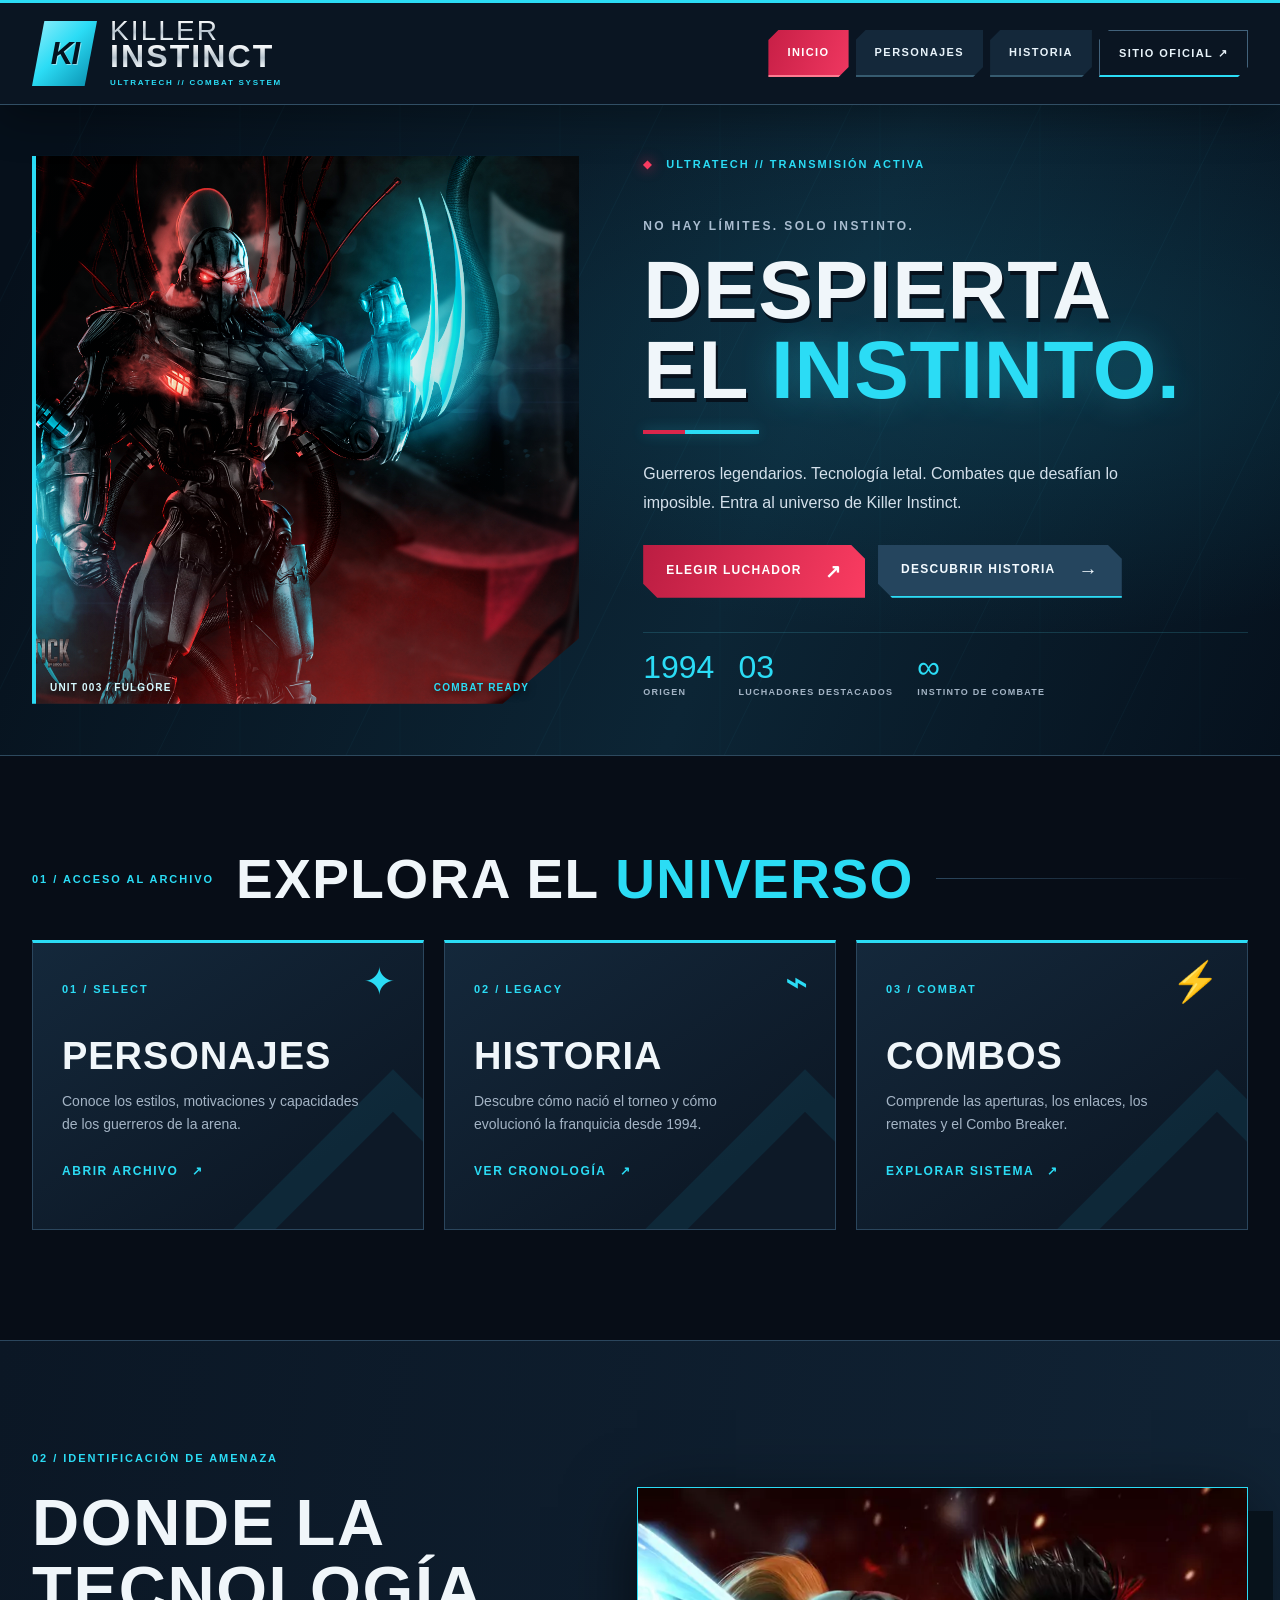
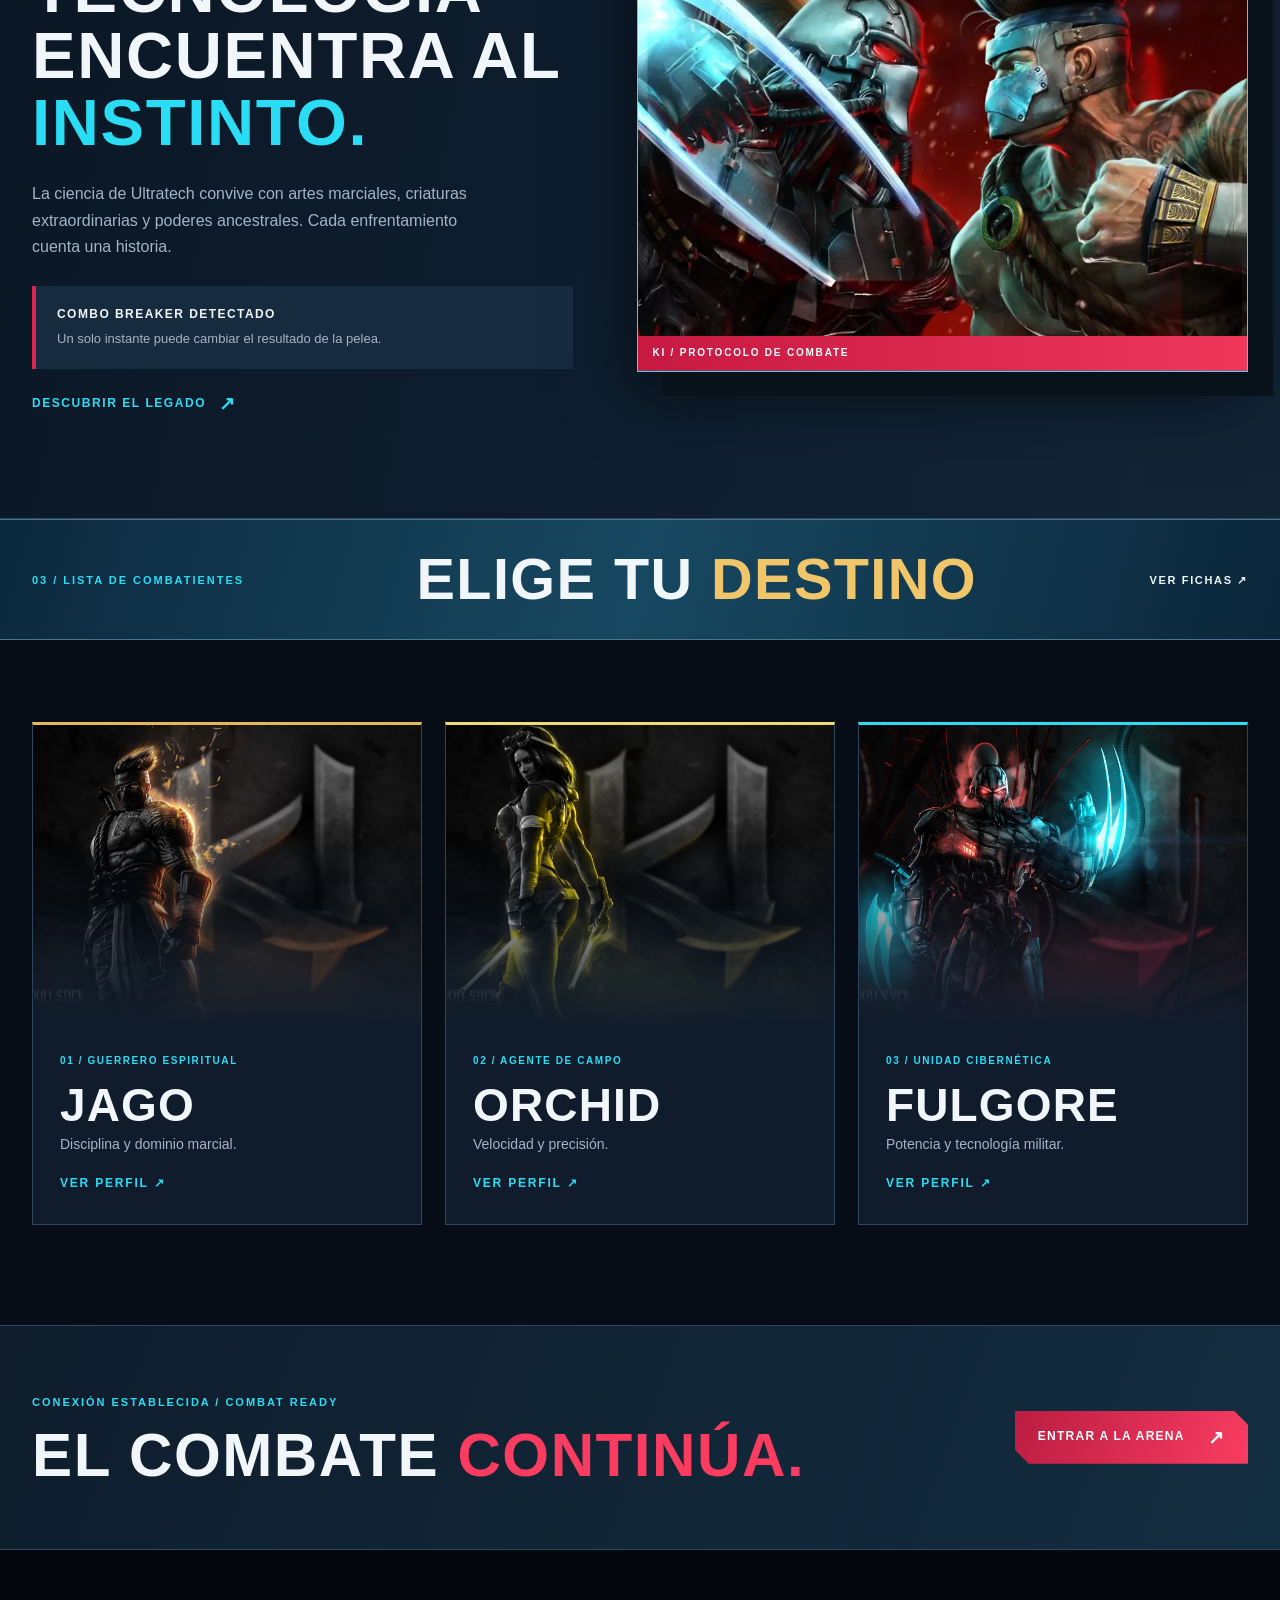
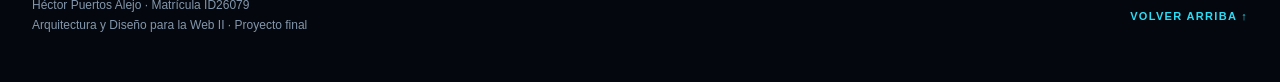
<file: index.html>
<!DOCTYPE html>

<html lang="es">
<head>

    <meta charset="UTF-8">

    <meta name="viewport" content="width=device-width, initial-scale=1.0">

    <meta name="description" content="Killer Instinct: personajes, historia y mecánicas de combate. Proyecto HTML5 y CSS3.">

    <title>Killer Instinct | Inicio</title>
    <link rel="icon" type="image/png" href="img/icono.png">

    <link rel="stylesheet" href="css/estilos.css">
</head>

<body class="pagina-inicio">
    <!-- Dejo la música de esta página sonando de fondo, sin mostrar controles. -->
    <!-- Algunos navegadores no permiten que empiece sola hasta que el visitante interactúe. -->
    <audio autoplay loop preload="auto">
        <source src="audio/MainTheme.mp3" type="audio/mpeg">
    </audio>

    <!-- Uso el mismo encabezado en las tres páginas para que no cambie el menú al navegar. -->
    <header id="encabezado">
        <div class="contenedor cabecera-contenido">
            <!-- El símbolo KI y el nombre llevan al inicio; su acabado metálico lo manejo desde CSS. -->
            <a href="index.html" class="marca" aria-label="Ir al inicio de Killer Instinct">
                <span class="marca-simbolo" aria-hidden="true">KI</span>
                <span class="marca-nombre">
                    <span>KILLER</span>
                    <strong>INSTINCT</strong>
                    <small>ULTRATECH // COMBAT SYSTEM</small>
                </span>
            </a>

            <!-- El enlace activo cambia según la página. El sitio oficial se abre aparte para no perder este sitio. -->
            <nav id="menu" aria-label="Menú principal">
                <a href="index.html" class="activo" aria-current="page">INICIO</a>
                <a href="personajes.html">PERSONAJES</a>
                <a href="historia.html">HISTORIA</a>
                <a href="https://www.ultra-combo.com/" target="_blank" rel="noopener noreferrer">SITIO OFICIAL ↗</a>
            </nav>
        </div>
    </header>

    <main>
        <!-- Para abrir con fuerza, dejo a Fulgore junto al título principal. -->
        <section id="portada" class="hero" aria-labelledby="titulo-principal">
            <!-- Esta capa me permite poner una textura y algunas luces sin añadir más imágenes. -->
            <div class="hero-trama" aria-hidden="true"></div>
            <div class="contenedor hero-grid">
                <div class="hero-visual">
                    <!-- Enlazo la imagen con su perfil, así también puedo entrar a Personajes desde la portada. -->
                    <a href="personajes.html#fulgore" class="hero-fotografia"
                       aria-label="Conocer a Fulgore en la página de personajes">
                        <img src="img/fulgore.jpg"
                             alt="Fulgore, androide de Killer Instinct iluminado en cian y rojo">
                    </a>

                    <div class="hero-placa" aria-hidden="true">
                        <span>UNIT 003 / FULGORE</span>
                        <span>COMBAT READY</span>
                    </div>
                </div>

                <div class="hero-contenido">
                    <p class="indicador"><span aria-hidden="true">◆</span> ULTRATECH // TRANSMISIÓN ACTIVA</p>
                    <span class="sobrelinea">NO HAY LÍMITES. SOLO INSTINTO.</span>
                    <h1 id="titulo-principal">DESPIERTA<br>EL <em>INSTINTO.</em></h1>
                    <span class="corte-luz" aria-hidden="true"></span>
                    <p class="hero-descripcion">Guerreros legendarios. Tecnología letal. Combates que desafían lo imposible. Entra al universo de Killer Instinct.</p>

                    <!-- Los dos botones llevan a las secciones que quiero mostrar primero. -->
                    <div class="grupo-botones">
                        <a class="boton boton-primario" href="personajes.html">ELEGIR LUCHADOR <span aria-hidden="true">↗</span></a>
                        <a class="boton boton-secundario" href="historia.html">DESCUBRIR HISTORIA <span aria-hidden="true">→</span></a>
                    </div>
                    <div class="hero-datos" aria-label="Datos de referencia">
                        <div><strong>1994</strong><span>ORIGEN</span></div>
                        <div><strong>03</strong><span>LUCHADORES DESTACADOS</span></div>
                        <div><strong>∞</strong><span>INSTINTO DE COMBATE</span></div>
                    </div>
                </div>
            </div>
        </section>

        <!-- Aquí van los accesos rápidos a Personajes, Historia y Combos. -->
        <section id="secciones" class="seccion-catalogo contenedor" aria-labelledby="titulo-universo">
            <div class="titulo-seccion">
                <span class="codigo-seccion">01 / ACCESO AL ARCHIVO</span>
                <h2 id="titulo-universo">EXPLORA EL <em>UNIVERSO</em></h2>
                <span class="linea-seccion" aria-hidden="true"></span>
            </div>
            <div class="tarjetas-grid">
                <article class="tarjeta">
                    <span class="tarjeta-numero">01 / SELECT</span>
                    <span class="tarjeta-icono" aria-hidden="true">✦</span>
                    <h3>PERSONAJES</h3>
                    <p>Conoce los estilos, motivaciones y capacidades de los guerreros de la arena.</p>
                    <a href="personajes.html">ABRIR ARCHIVO <span aria-hidden="true">↗</span></a>
                </article>
                <article class="tarjeta">
                    <span class="tarjeta-numero">02 / LEGACY</span>
                    <span class="tarjeta-icono" aria-hidden="true">⌁</span>
                    <h3>HISTORIA</h3>
                    <p>Descubre cómo nació el torneo y cómo evolucionó la franquicia desde 1994.</p>
                    <a href="historia.html">VER CRONOLOGÍA <span aria-hidden="true">↗</span></a>
                </article>
                <article class="tarjeta">
                    <span class="tarjeta-numero">03 / COMBAT</span>
                    <span class="tarjeta-icono" aria-hidden="true">⚡</span>
                    <h3>COMBOS</h3>
                    <p>Comprende las aperturas, los enlaces, los remates y el Combo Breaker.</p>
                    <a href="historia.html#combos">EXPLORAR SISTEMA <span aria-hidden="true">↗</span></a>
                </article>
            </div>
        </section>

        <!-- En esta sección mezclo el texto con la imagen del enfrentamiento. -->
        <section id="presentacion" class="editorial" aria-labelledby="titulo-legado">
            <div class="contenedor editorial-grid">
                <div class="editorial-texto">
                    <span class="codigo-seccion">02 / IDENTIFICACIÓN DE AMENAZA</span>
                    <h2 id="titulo-legado">DONDE LA<br>TECNOLOGÍA<br>ENCUENTRA AL<br><em>INSTINTO.</em></h2>
                    <p>La ciencia de Ultratech convive con artes marciales, criaturas extraordinarias y poderes ancestrales. Cada enfrentamiento cuenta una historia.</p>
                    <div class="aviso-combate">
                        <strong>COMBO BREAKER DETECTADO</strong>
                        <span>Un solo instante puede cambiar el resultado de la pelea.</span>
                    </div>
                    <a href="historia.html" class="enlace-acento">DESCUBRIR EL LEGADO <span aria-hidden="true">↗</span></a>
                </div>
                <div class="editorial-media">

                    <a href="historia.html" aria-label="Ver la historia de Killer Instinct">
                        <img src="img/presentacion.webp"
                             alt="Fulgore y Jago enfrentados en una escena de combate">
                    </a>
                    <span class="media-folio" aria-hidden="true">KI / PROTOCOLO DE COMBATE</span>
                </div>
            </div>
        </section>

        <!-- Esta franja separa el contenido general de los luchadores. -->
        <div id="titulo-luchadores" class="franja-luchadores">
            <div class="contenedor franja-contenido">
                <span class="codigo-seccion">03 / LISTA DE COMBATIENTES</span>
                <h2>ELIGE TU <em>DESTINO</em></h2>
                <a href="personajes.html">VER FICHAS ↗</a>
            </div>
        </div>

        <!-- Las tres fotografías funcionan también como enlaces a las fichas individuales. -->
        <section id="luchadores-inicio" class="luchadores-seccion contenedor" aria-label="Personajes destacados">
            <div class="luchadores-grid">
                <article class="luchador luchador-jago">
                    <a class="luchador-foto" href="personajes.html#jago" aria-label="Abrir ficha de Jago">
                        <img src="img/jago.jpg" alt="Jago rodeado de energía cálida">
                    </a>
                    <div class="luchador-informacion">
                        <span>01 / GUERRERO ESPIRITUAL</span>
                        <h3>JAGO</h3>
                        <p>Disciplina y dominio marcial.</p>
                        <a href="personajes.html#jago">VER PERFIL ↗</a>
                    </div>
                </article>
                <article class="luchador luchador-orchid">
                    <a class="luchador-foto" href="personajes.html#orchid" aria-label="Abrir ficha de Orchid">
                        <img src="img/orchid.jpg" alt="Orchid con energía amarilla y armas luminosas">
                    </a>
                    <div class="luchador-informacion">
                        <span>02 / AGENTE DE CAMPO</span>
                        <h3>ORCHID</h3>
                        <p>Velocidad y precisión.</p>
                        <a href="personajes.html#orchid">VER PERFIL ↗</a>
                    </div>
                </article>
                <article class="luchador luchador-fulgore">
                    <a class="luchador-foto" href="personajes.html#fulgore" aria-label="Abrir ficha de Fulgore">
                        <img src="img/fulgore.jpg" alt="Fulgore equipado con hojas de energía cian">
                    </a>
                    <div class="luchador-informacion">
                        <span>03 / UNIDAD CIBERNÉTICA</span>
                        <h3>FULGORE</h3>
                        <p>Potencia y tecnología militar.</p>
                        <a href="personajes.html#fulgore">VER PERFIL ↗</a>
                    </div>
                </article>
            </div>
        </section>

        <section class="llamado-final">
            <div class="contenedor llamado-contenido">
                <div>
                    <span class="codigo-seccion">CONEXIÓN ESTABLECIDA / COMBAT READY</span>
                    <h2>EL COMBATE <em>CONTINÚA.</em></h2>
                </div>
                <a class="boton boton-primario" href="personajes.html">ENTRAR A LA ARENA <span aria-hidden="true">↗</span></a>
            </div>
        </section>
    </main>

    <footer id="pie">
        <div class="contenedor pie-contenido">
            <div class="pie-academico">
                <p>Héctor Puertos Alejo · Matrícula ID26079</p>
                <p>Arquitectura y Diseño para la Web II · Proyecto final</p>
            </div>
            <a href="#encabezado" class="volver-arriba">VOLVER ARRIBA ↑</a>
        </div>
    </footer>
</body>
</html>
</file>
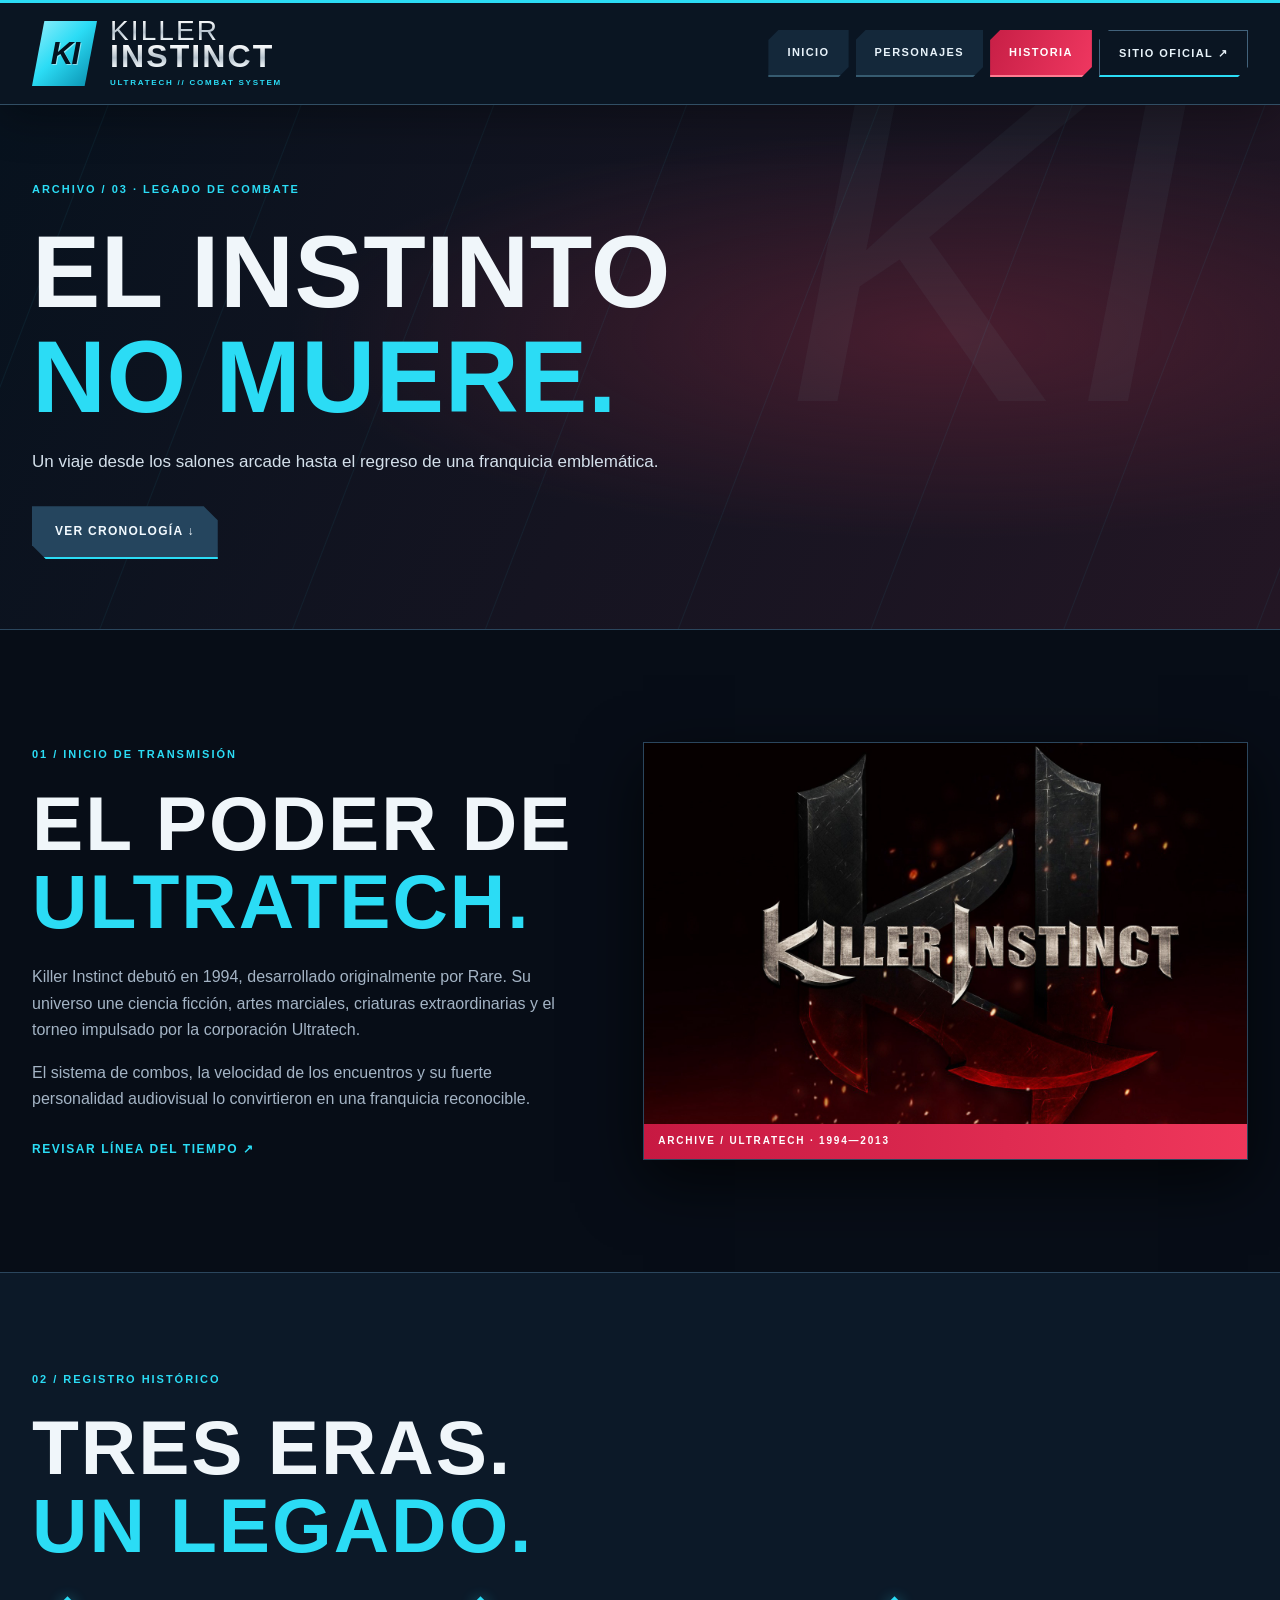
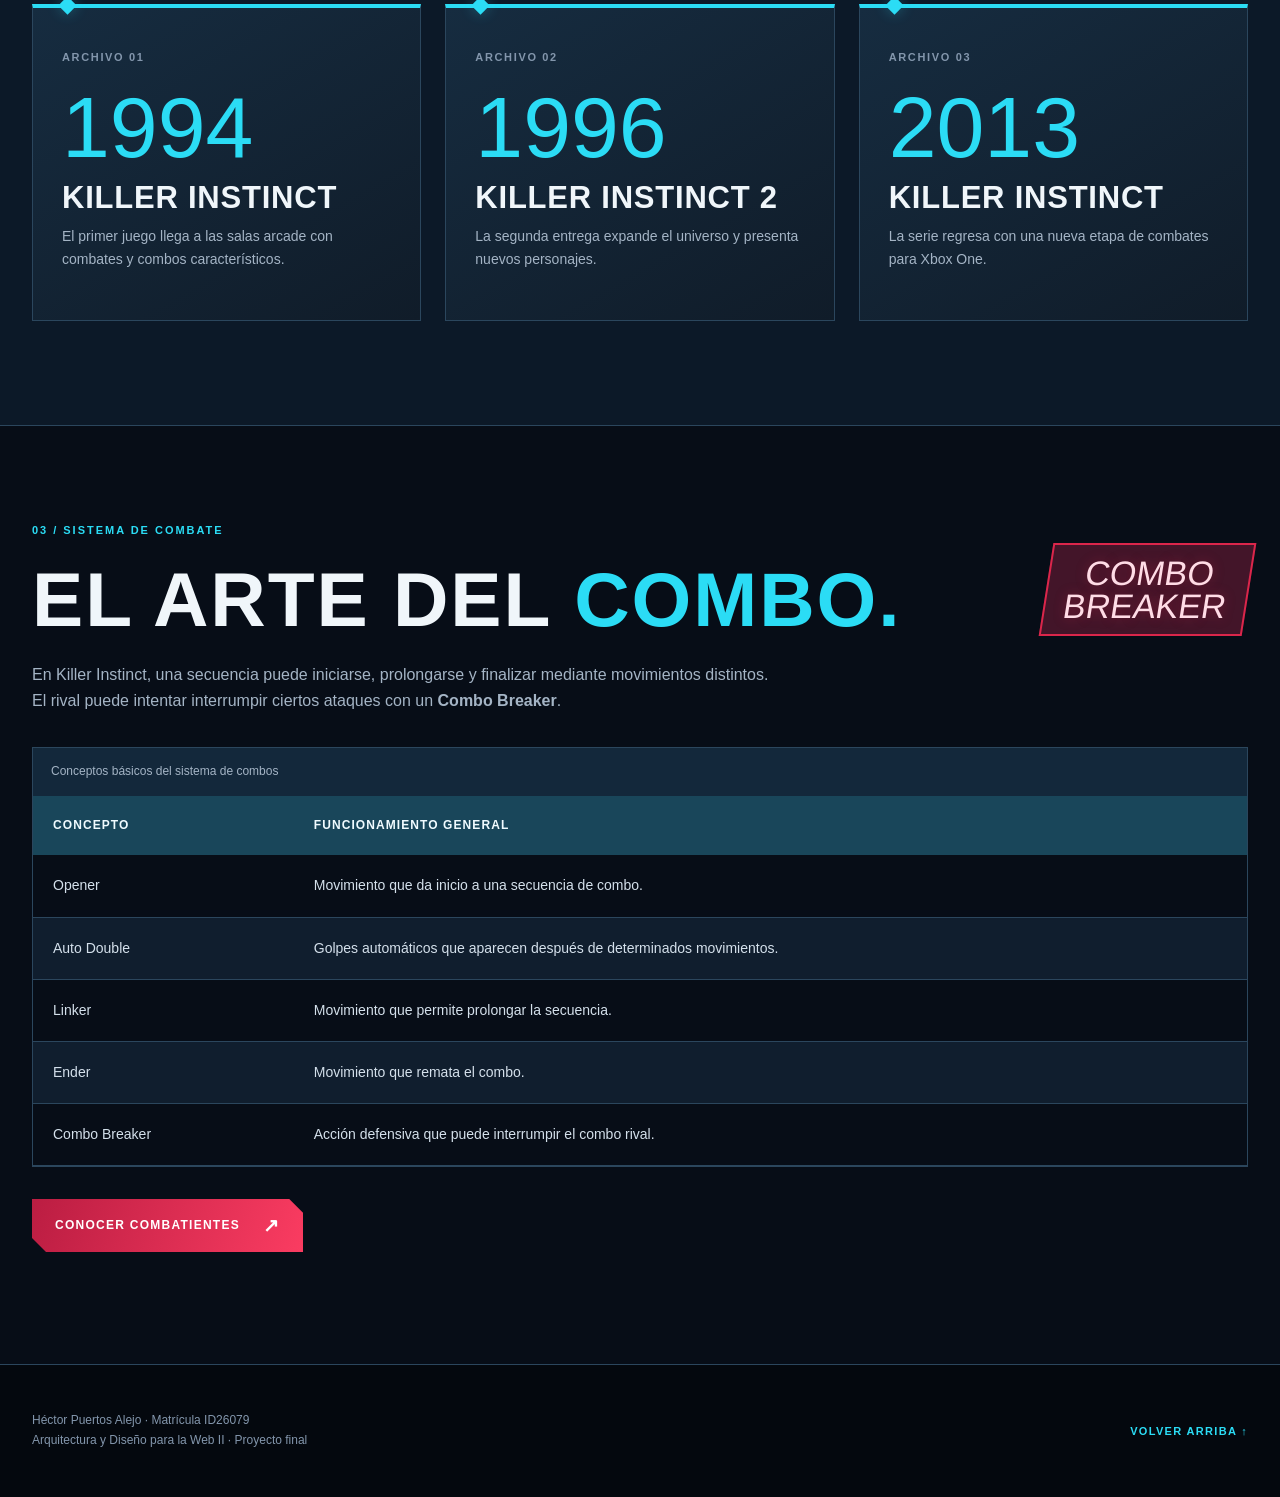
<file: historia.html>
<!DOCTYPE html>

<html lang="es">
<head>

    <meta charset="UTF-8">

    <meta name="viewport" content="width=device-width, initial-scale=1.0">

    <meta name="description" content="La historia de Killer Instinct, Ultratech y los conceptos del sistema de combos.">

    <title>Killer Instinct | Historia</title>
    <link rel="icon" type="image/png" href="img/icono.png">

    <link rel="stylesheet" href="css/estilos.css">
</head>

<body class="pagina-historia">
    <!-- Uso este tema como música de fondo de Historia; se repite sin mostrar controles. -->
    <audio autoplay loop preload="auto">
        <source src="audio/Score.mp3" type="audio/mpeg">
    </audio>

    <!-- Reutilizo el encabezado; ahora es Historia la opción marcada del menú. -->
    <header id="encabezado">
        <div class="contenedor cabecera-contenido">

            <a href="index.html" class="marca" aria-label="Ir al inicio de Killer Instinct">
                <span class="marca-simbolo" aria-hidden="true">KI</span>
                <span class="marca-nombre">
                    <span>KILLER</span>
                    <strong>INSTINCT</strong>
                    <small>ULTRATECH // COMBAT SYSTEM</small>
                </span>
            </a>

            <nav id="menu" aria-label="Menú principal">
                <a href="index.html">INICIO</a>
                <a href="personajes.html">PERSONAJES</a>
                <a href="historia.html" class="activo" aria-current="page">HISTORIA</a>
                <a href="https://www.ultra-combo.com/" target="_blank" rel="noopener noreferrer">SITIO OFICIAL ↗</a>
            </nav>
        </div>
    </header>

    <main>
        <!-- La portada interior presenta el tema antes de entrar a la cronología. -->
        <section class="interior-hero interior-historia" aria-labelledby="titulo-historia">
            <div class="contenedor interior-contenido">
                <span class="codigo-seccion">ARCHIVO / 03 · LEGADO DE COMBATE</span>
                <h1 id="titulo-historia">EL INSTINTO<br><em>NO MUERE.</em></h1>
                <p>Un viaje desde los salones arcade hasta el regreso de una franquicia emblemática.</p>
                <a class="boton boton-secundario" href="#cronologia">VER CRONOLOGÍA ↓</a>
            </div>
        </section>

        <!-- Acompaño la explicación inicial con una fotografía que enlaza a la línea del tiempo. -->
        <section class="contenedor historia-introduccion" aria-labelledby="titulo-origen">
            <div class="historia-texto">
                <span class="codigo-seccion">01 / INICIO DE TRANSMISIÓN</span>
                <h2 id="titulo-origen">EL PODER DE <em>ULTRATECH.</em></h2>
                <p>Killer Instinct debutó en 1994, desarrollado originalmente por Rare. Su universo une ciencia ficción, artes marciales, criaturas extraordinarias y el torneo impulsado por la corporación Ultratech.</p>
                <p>El sistema de combos, la velocidad de los encuentros y su fuerte personalidad audiovisual lo convirtieron en una franquicia reconocible.</p>
                <a class="enlace-acento" href="#cronologia">REVISAR LÍNEA DEL TIEMPO ↗</a>
            </div>
            <a class="historia-imagen" href="#cronologia" aria-label="Continuar a la cronología de Killer Instinct">
                <img src="img/portada.jpg" alt="Emblema Killer Instinct sobre un fondo oscuro y rojo">
                <span class="media-folio" aria-hidden="true">ARCHIVE / ULTRATECH · 1994—2013</span>
            </a>
        </section>

        <!-- Ordeno las entregas por año para que se note cómo fue cambiando el juego. -->
        <section id="cronologia" class="cronologia" aria-labelledby="titulo-cronologia">
            <div class="contenedor">
                <span class="codigo-seccion">02 / REGISTRO HISTÓRICO</span>
                <h2 id="titulo-cronologia">TRES ERAS.<br><em>UN LEGADO.</em></h2>
                <div class="cronologia-grid">
                    <article class="hito"><span class="hito-clave">ARCHIVO 01</span><strong>1994</strong><h3>KILLER INSTINCT</h3><p>El primer juego llega a las salas arcade con combates y combos característicos.</p></article>
                    <article class="hito"><span class="hito-clave">ARCHIVO 02</span><strong>1996</strong><h3>KILLER INSTINCT 2</h3><p>La segunda entrega expande el universo y presenta nuevos personajes.</p></article>
                    <article class="hito"><span class="hito-clave">ARCHIVO 03</span><strong>2013</strong><h3>KILLER INSTINCT</h3><p>La serie regresa con una nueva etapa de combates para Xbox One.</p></article>
                </div>
            </div>
        </section>

        <!-- Conservo el id="combos" porque varios botones de Inicio llegan directamente aquí. -->
        <section id="combos" class="seccion-combos contenedor" aria-labelledby="titulo-combos">
            <div class="combos-encabezado">
                <div>
                    <span class="codigo-seccion">03 / SISTEMA DE COMBATE</span>
                    <h2 id="titulo-combos">EL ARTE DEL <em>COMBO.</em></h2>
                </div>
                <span class="combos-sello" aria-hidden="true">COMBO<br>BREAKER</span>
            </div>
            <p>En Killer Instinct, una secuencia puede iniciarse, prolongarse y finalizar mediante movimientos distintos. El rival puede intentar interrumpir ciertos ataques con un <strong>Combo Breaker</strong>.</p>
            <!-- Si la tabla queda ancha en móvil, puedo moverla horizontalmente sin comprimir los datos. -->
            <div class="tabla-scroll">
                <table>
                    <caption>Conceptos básicos del sistema de combos</caption>
                    <thead><tr><th scope="col">CONCEPTO</th><th scope="col">FUNCIONAMIENTO GENERAL</th></tr></thead>
                    <tbody>
                        <tr><td>Opener</td><td>Movimiento que da inicio a una secuencia de combo.</td></tr>
                        <tr><td>Auto Double</td><td>Golpes automáticos que aparecen después de determinados movimientos.</td></tr>
                        <tr><td>Linker</td><td>Movimiento que permite prolongar la secuencia.</td></tr>
                        <tr><td>Ender</td><td>Movimiento que remata el combo.</td></tr>
                        <tr><td>Combo Breaker</td><td>Acción defensiva que puede interrumpir el combo rival.</td></tr>
                    </tbody>
                </table>
            </div>
            <a class="boton boton-primario" href="personajes.html">CONOCER COMBATIENTES <span aria-hidden="true">↗</span></a>
        </section>
    </main>

    <footer id="pie">
        <div class="contenedor pie-contenido">
            <div class="pie-academico">
                <p>Héctor Puertos Alejo · Matrícula ID26079</p>
                <p>Arquitectura y Diseño para la Web II · Proyecto final</p>
            </div>
            <a href="#encabezado" class="volver-arriba">VOLVER ARRIBA ↑</a>
        </div>
    </footer>
</body>
</html>
</file>
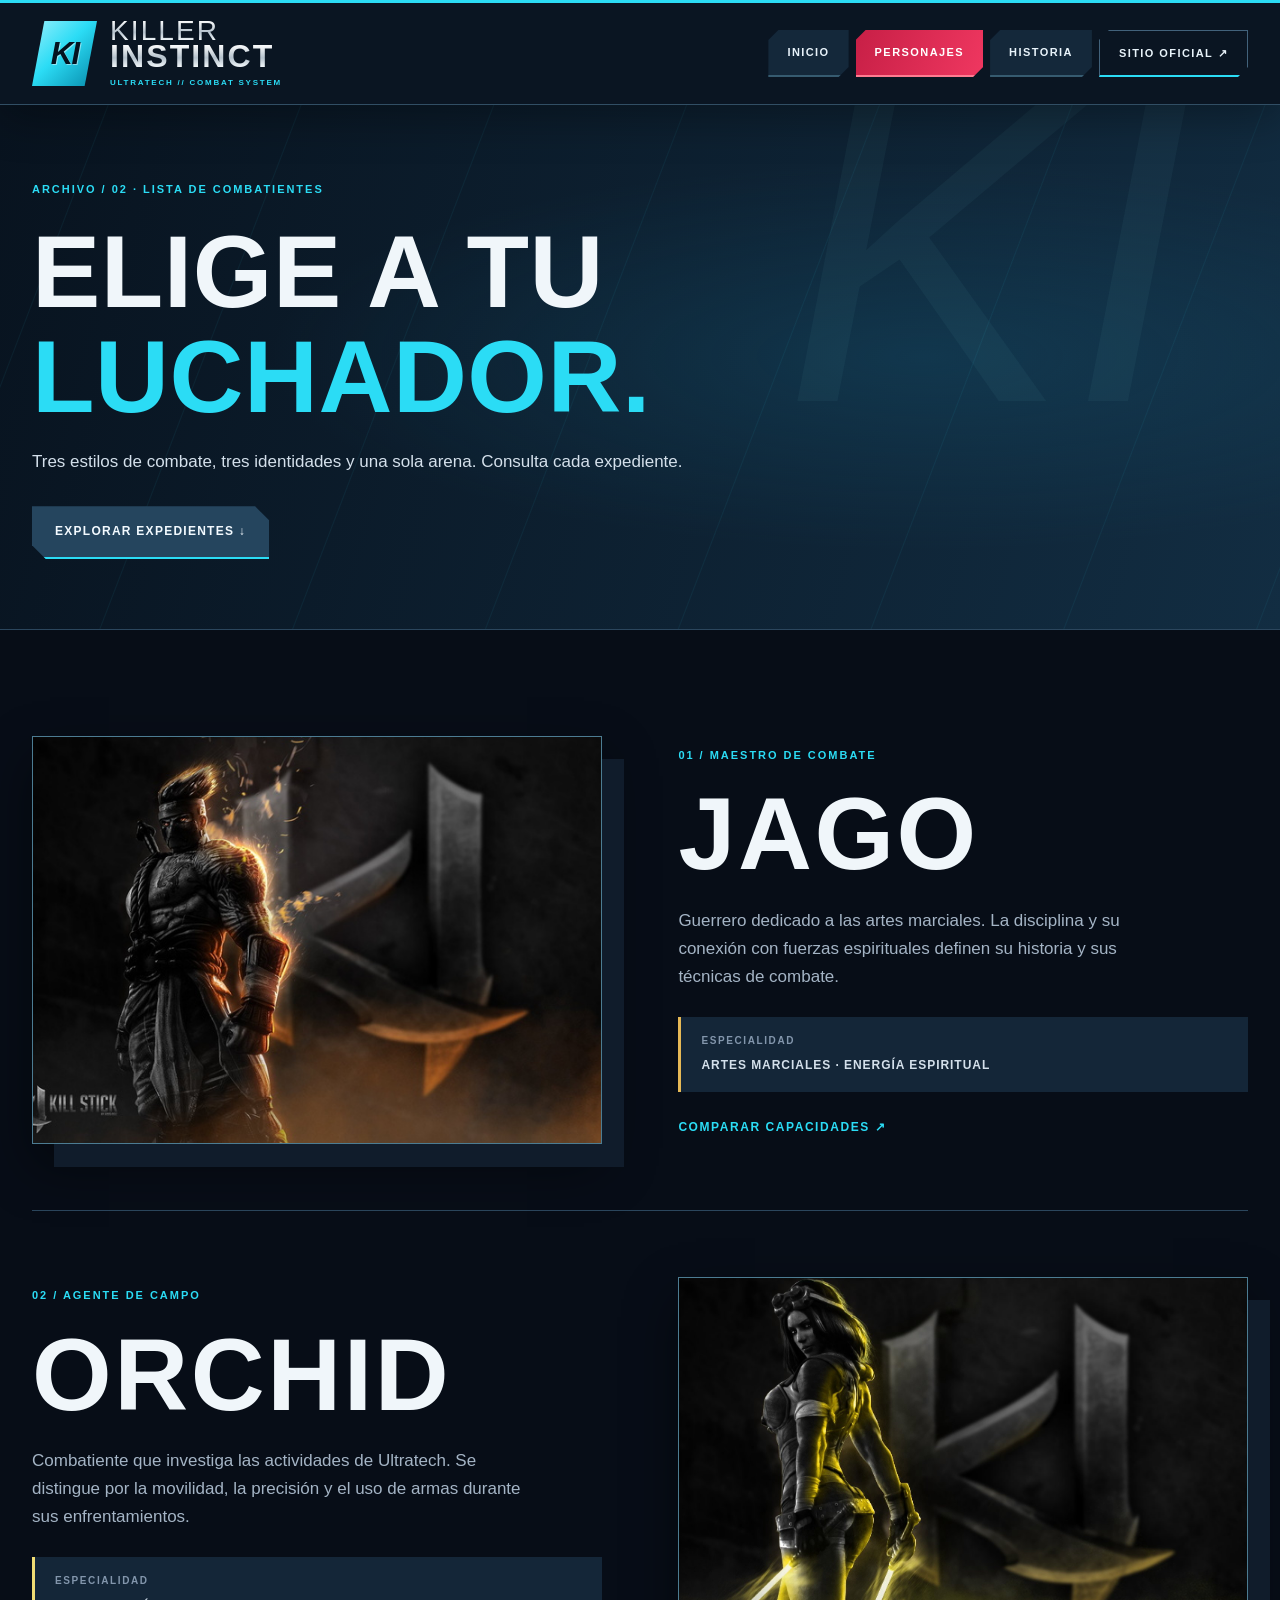
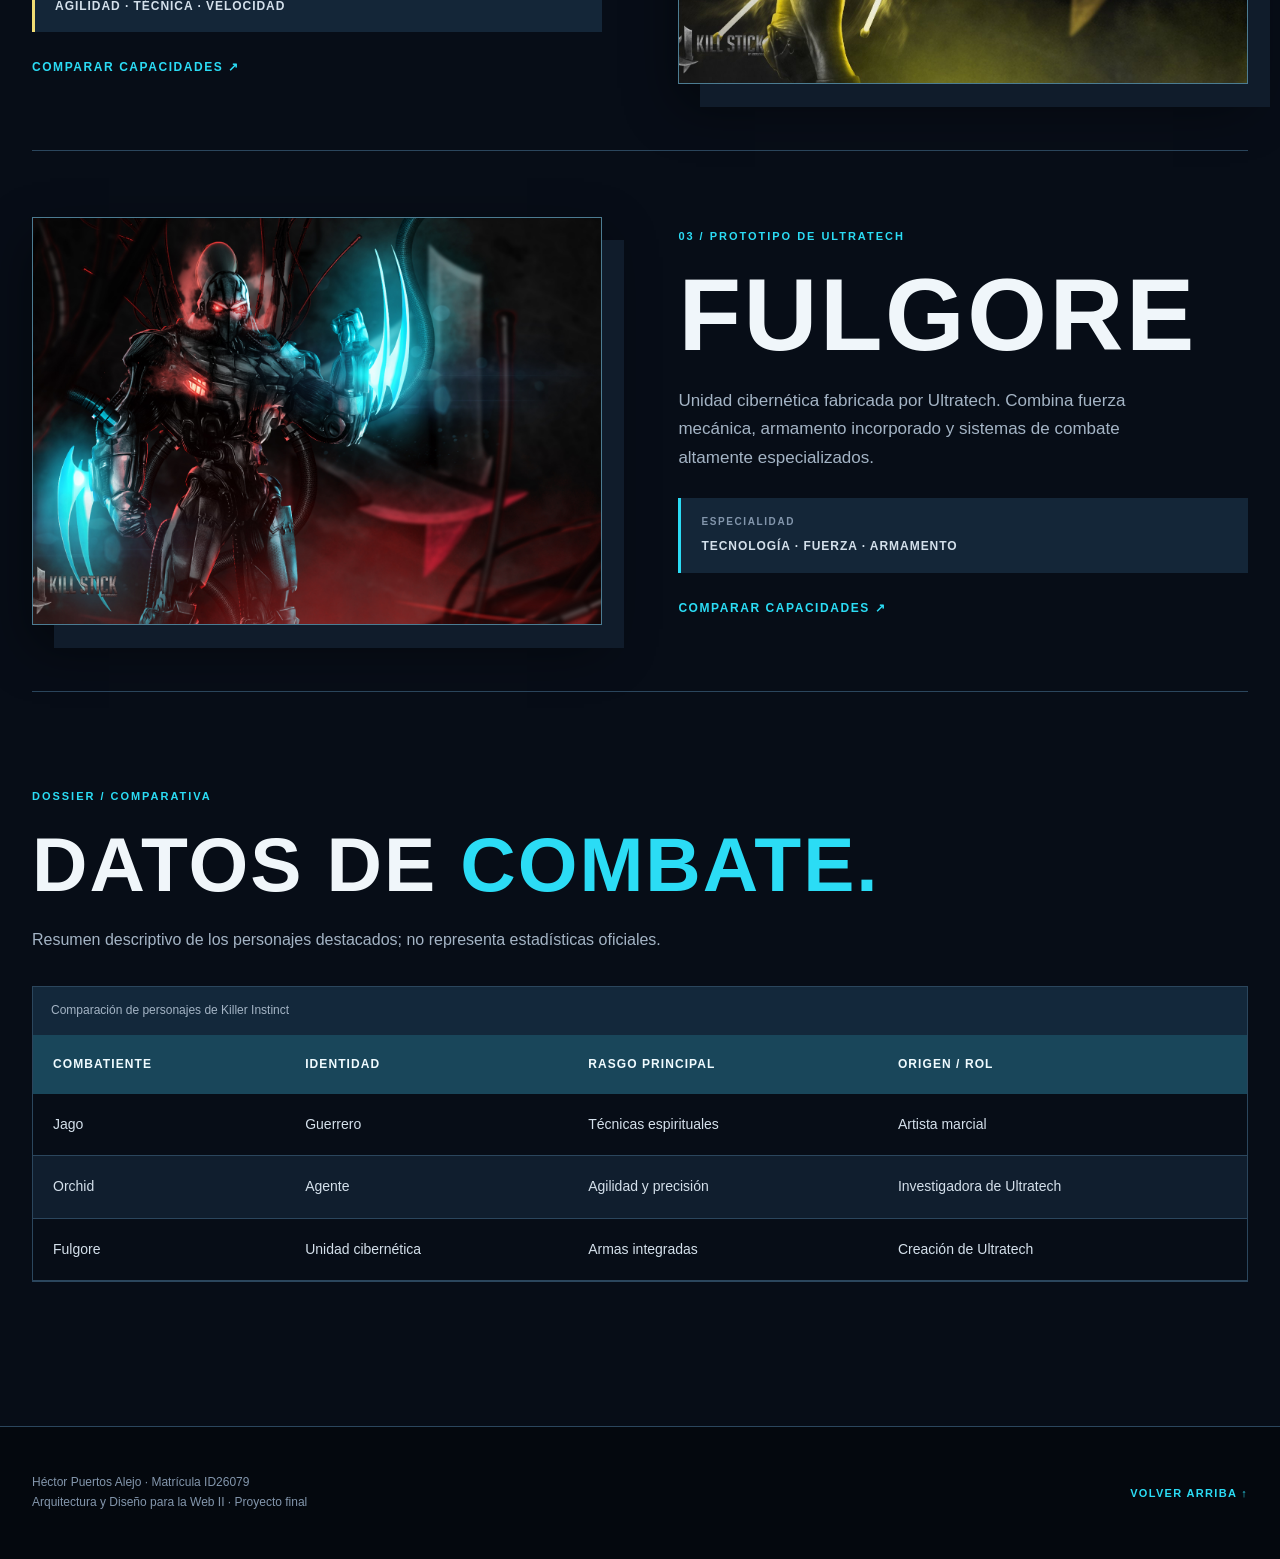
<file: personajes.html>
<!DOCTYPE html>

<html lang="es">
<head>

    <meta charset="UTF-8">

    <meta name="viewport" content="width=device-width, initial-scale=1.0">

    <meta name="description" content="Descubre los perfiles de Jago, Orchid y Fulgore en Killer Instinct.">

    <title>Killer Instinct | Personajes</title>
    <link rel="icon" type="image/png" href="img/icono.png">

    <link rel="stylesheet" href="css/estilos.css">
</head>

<body class="pagina-personajes">
    <!-- Dejo la música de esta página sonando de fondo, sin mostrar controles. -->
    <!-- Algunos navegadores no permiten que empiece sola hasta que el visitante interactúe. -->
    <audio autoplay loop preload="auto">
        <source src="audio/PlayerSelect.mp3" type="audio/mpeg">
    </audio>

    <!-- Mantengo el mismo encabezado y solo cambio cuál botón aparece seleccionado. -->
    <header id="encabezado">
        <div class="contenedor cabecera-contenido">

            <a href="index.html" class="marca" aria-label="Ir al inicio de Killer Instinct">
                <span class="marca-simbolo" aria-hidden="true">KI</span>
                <span class="marca-nombre">
                    <span>KILLER</span>
                    <strong>INSTINCT</strong>
                    <small>ULTRATECH // COMBAT SYSTEM</small>
                </span>
            </a>

            <nav id="menu" aria-label="Menú principal">
                <a href="index.html">INICIO</a>
                <a href="personajes.html" class="activo" aria-current="page">PERSONAJES</a>
                <a href="historia.html">HISTORIA</a>
                <a href="https://www.ultra-combo.com/" target="_blank" rel="noopener noreferrer">SITIO OFICIAL ↗</a>
            </nav>
        </div>
    </header>

    <main>
        <!-- La entrada de esta página es más corta para dejar espacio a los perfiles. -->
        <section class="interior-hero interior-personajes" aria-labelledby="titulo-personajes">
            <div class="contenedor interior-contenido">
                <span class="codigo-seccion">ARCHIVO / 02 · LISTA DE COMBATIENTES</span>
                <h1 id="titulo-personajes">ELIGE A TU<br><em>LUCHADOR.</em></h1>
                <p>Tres estilos de combate, tres identidades y una sola arena. Consulta cada expediente.</p>
                <a class="boton boton-secundario" href="#jago">EXPLORAR EXPEDIENTES ↓</a>
            </div>
        </section>

        <!-- Cada luchador lleva su propia sección y puedo llegar a ella con un enlace directo. -->
        <section id="destacados" class="contenedor perfiles" aria-label="Expedientes de los luchadores">
            <article id="jago" class="perfil perfil-jago">
                <div class="perfil-imagen">
                    <!-- Al pulsar la fotografía bajo a la tabla donde comparo sus características. -->
                    <a href="#datos-personajes" aria-label="Ver datos comparativos de Jago">
                        <img src="img/jago.jpg" alt="Jago, artista marcial de Killer Instinct">
                    </a>
                </div>
                <div class="perfil-texto">
                    <span class="codigo-seccion">01 / MAESTRO DE COMBATE</span>
                    <h2>JAGO</h2>
                    <p>Guerrero dedicado a las artes marciales. La disciplina y su conexión con fuerzas espirituales definen su historia y sus técnicas de combate.</p>
                    <div class="perfil-especialidad"><span>ESPECIALIDAD</span><strong>ARTES MARCIALES · ENERGÍA ESPIRITUAL</strong></div>
                    <a class="enlace-acento" href="#datos-personajes">COMPARAR CAPACIDADES ↗</a>
                </div>
            </article>

            <article id="orchid" class="perfil perfil-orchid perfil-inverso">
                <div class="perfil-imagen">
                    <a href="#datos-personajes" aria-label="Ver datos comparativos de Orchid">
                        <img src="img/orchid.jpg" alt="Orchid, luchadora ágil y agente de investigación">
                    </a>
                </div>
                <div class="perfil-texto">
                    <span class="codigo-seccion">02 / AGENTE DE CAMPO</span>
                    <h2>ORCHID</h2>
                    <p>Combatiente que investiga las actividades de Ultratech. Se distingue por la movilidad, la precisión y el uso de armas durante sus enfrentamientos.</p>
                    <div class="perfil-especialidad"><span>ESPECIALIDAD</span><strong>AGILIDAD · TÉCNICA · VELOCIDAD</strong></div>
                    <a class="enlace-acento" href="#datos-personajes">COMPARAR CAPACIDADES ↗</a>
                </div>
            </article>

            <article id="fulgore" class="perfil perfil-fulgore">
                <div class="perfil-imagen">
                    <a href="#datos-personajes" aria-label="Ver datos comparativos de Fulgore">
                        <img src="img/fulgore.jpg" alt="Fulgore, prototipo cibernético de Ultratech">
                    </a>
                </div>
                <div class="perfil-texto">
                    <span class="codigo-seccion">03 / PROTOTIPO DE ULTRATECH</span>
                    <h2>FULGORE</h2>
                    <p>Unidad cibernética fabricada por Ultratech. Combina fuerza mecánica, armamento incorporado y sistemas de combate altamente especializados.</p>
                    <div class="perfil-especialidad"><span>ESPECIALIDAD</span><strong>TECNOLOGÍA · FUERZA · ARMAMENTO</strong></div>
                    <a class="enlace-acento" href="#datos-personajes">COMPARAR CAPACIDADES ↗</a>
                </div>
            </article>
        </section>

        <!-- La tabla resume los datos sin repetir todo lo que ya conté en las fichas. -->
        <section id="datos-personajes" class="seccion-tabla contenedor" aria-labelledby="titulo-tabla">
            <span class="codigo-seccion">DOSSIER / COMPARATIVA</span>
            <h2 id="titulo-tabla">DATOS DE <em>COMBATE.</em></h2>
            <p>Resumen descriptivo de los personajes destacados; no representa estadísticas oficiales.</p>
            <!-- Dejo este contenedor para desplazar la tabla de lado si se abre en un celular. -->
            <div class="tabla-scroll">
                <table>
                    <caption>Comparación de personajes de Killer Instinct</caption>
                    <thead>
                        <tr><th scope="col">COMBATIENTE</th><th scope="col">IDENTIDAD</th><th scope="col">RASGO PRINCIPAL</th><th scope="col">ORIGEN / ROL</th></tr>
                    </thead>
                    <tbody>
                        <tr><td>Jago</td><td>Guerrero</td><td>Técnicas espirituales</td><td>Artista marcial</td></tr>
                        <tr><td>Orchid</td><td>Agente</td><td>Agilidad y precisión</td><td>Investigadora de Ultratech</td></tr>
                        <tr><td>Fulgore</td><td>Unidad cibernética</td><td>Armas integradas</td><td>Creación de Ultratech</td></tr>
                    </tbody>
                </table>
            </div>
        </section>
    </main>

    <footer id="pie">
        <div class="contenedor pie-contenido">
            <div class="pie-academico">
                <p>Héctor Puertos Alejo · Matrícula ID26079</p>
                <p>Arquitectura y Diseño para la Web II · Proyecto final</p>
            </div>
            <a href="#encabezado" class="volver-arriba">VOLVER ARRIBA ↑</a>
        </div>
    </footer>
</body>
</html>
</file>
<file: css/estilos.css>
/* KILLER INSTINCT / ULTRATECH — Estilos del sitio. */

/* Reúno los colores y medidas que se repiten. Si quiero ajustar el aspecto general, los cambio aquí. */
:root {

    --negro: #050910;
    --fondo: #070d17;
    --panel: #101c2b;
    --panel-alto: #162638;
    --acero: #294157;

    --cian: #2bdcf5;
    --cian-suave: #86ecf9;
    --rojo: #db264b;
    --rojo-intenso: #fa3c61;
    --dorado: #e6b956;

    --blanco: #f0f6fa;
    --plata: #d4e0eb;
    --gris: #a4b4c5;
    --gris-tenue: #8396ac;

    --borde: #2b465d;
    --brillo-cian: rgba(43, 220, 245, .32);
    --brillo-rojo: rgba(219, 38, 75, .34);
    --ancho-contenido: 1220px;
}

/* Primero normalizo cajas, márgenes y enlaces para tener el mismo punto de partida. */
*, *::before, *::after {

    box-sizing: border-box;
}

html {

    scroll-behavior: smooth;
}

body {

    margin: 0;
    overflow-x: hidden;

    background: radial-gradient(circle at 70% 0, #112435 0, transparent 620px), var(--fondo);

    color: var(--blanco);
    font-family: "Segoe UI", Arial, sans-serif;
    line-height: 1.65;
}

img {
    display: block;
    max-width: 100%;
}

a {
    color: inherit;
    text-decoration: none;
}

/* Con Tab dejo visible el enlace seleccionado, sin depender solamente del mouse. */
a:focus-visible {
    outline: 3px solid var(--cian);
    outline-offset: 4px;
}

h1, h2, h3, p {
    margin-top: 0;
}

h1, h2, h3 {
    font-family: Impact, "Arial Narrow", "Arial Black", sans-serif;
    font-weight: 900;
    line-height: 1.02;
    letter-spacing: .025em;
}

/* Este ancho máximo evita que el contenido quede demasiado extendido en monitores grandes. */
.contenedor {
    width: min(calc(100% - 64px), var(--ancho-contenido));
    margin-inline: auto;
}

em {
    color: var(--cian);
    font-style: normal;
}

/* El encabezado se repite en las tres páginas; aquí defino la marca y el menú. */
#encabezado {

    position: relative;
    z-index: 5;
    background: #0a1522;

    border-top: 3px solid var(--cian);
    border-bottom: 1px solid #314e64;
    box-shadow: 0 12px 45px #0005;
}

.cabecera-contenido {

    min-height: 101px;
    display: flex;
    align-items: center;
    justify-content: space-between;
    gap: 30px;
}

.marca {

    display: inline-flex;
    align-items: center;
    gap: 13px;
    flex-shrink: 0;
}

.marca-simbolo {
    /* Al recortar las esquinas del símbolo KI consigo un acabado menos cuadrado. */
    display: grid;
    place-items: center;
    width: 65px;
    height: 65px;
    clip-path: polygon(19% 0, 100% 0, 81% 100%, 0 100%);
    background: linear-gradient(135deg, #95effc, var(--cian) 46%, #078aaa);
    color: #041320;

    font: italic 900 31px/1 Impact, "Arial Black", sans-serif;
    letter-spacing: -.06em;
    text-shadow: 1px 1px 0 #ffffff77;
    box-shadow: 0 0 28px var(--brillo-cian);
}

.marca-nombre {

    display: flex;
    flex-direction: column;
    font-family: Impact, "Arial Narrow", "Arial Black", sans-serif;
    font-size: 28px;
    line-height: .85;
    letter-spacing: .075em;
}

.marca-nombre > span, .marca-nombre strong {
    /* El degradado del texto imita el reflejo de una superficie metálica. */
    background: linear-gradient(180deg, #ffffff 5%, #b4c1cc 55%, #f3f8fb 90%);
    -webkit-background-clip: text;
    background-clip: text;
    -webkit-text-fill-color: transparent;
}

.marca-nombre strong {

    font-size: 32px;
    font-weight: 900;
}

.marca-nombre small {

    margin-top: 8px;
    color: var(--cian);
    font: 700 8px/1.3 "Segoe UI", Arial, sans-serif;
    letter-spacing: .22em;
}

#menu {

    display: flex;
    align-items: center;
    justify-content: flex-end;
    gap: 7px;
    flex-wrap: wrap;
}

#menu a {
    /* Los botones del menú usan clip-path para cortar dos esquinas, sin necesitar imágenes. */
    display: inline-flex;
    align-items: center;
    justify-content: center;
    min-height: 47px;
    padding: 0 19px;
    clip-path: polygon(10px 0, 100% 0, 100% calc(100% - 10px), calc(100% - 10px) 100%, 0 100%, 0 10px);
    background: #14283a;
    border-bottom: 2px solid #365b70;
    color: #e8f3fa;
    font-size: 11px;
    font-weight: 800;
    letter-spacing: .13em;

    transition: background .22s ease, color .22s ease, filter .22s ease;
}

#menu a:hover {

    background: #1b4b65;
    color: #fff;
    filter: drop-shadow(0 0 8px var(--brillo-cian));
}

#menu a.activo {
    /* El botón rojo me indica en qué página estoy. */
    background: linear-gradient(110deg, #c71f46, #ef3760);
    border-color: #ff7b91;
    color: #fff;
}

#menu a:last-child {

    background: transparent;
    border: 1px solid #42627b;
    border-bottom: 2px solid var(--cian);
}

#menu a:last-child:hover {
    background: #143349;
}

/* En Inicio reparto la portada entre la fotografía de Fulgore y el texto. */
.hero {

    position: relative;
    isolation: isolate;
    overflow: hidden;
    min-height: 635px;

    background:
        radial-gradient(ellipse at 78% 40%, #12617a55, transparent 49%),
        linear-gradient(112deg, #06101b 5%, #0c2535 60%, #06111d 100%);
    border-bottom: 1px solid #2d495e;
}

.hero-trama {
    /* La trama del fondo está dibujada con CSS; no necesito guardar otra imagen. */
    position: absolute;
    inset: 0;
    z-index: -1;
    pointer-events: none;
    opacity: .52;
    background:
        repeating-linear-gradient(116deg, transparent 0 85px, #42ceec14 86px, transparent 87px 170px),
        repeating-linear-gradient(90deg, transparent 0 79px, #52dffc0c 80px, transparent 81px 160px);
}

.hero-grid {

    position: relative;
    display: grid;
    grid-template-columns: .95fr 1.05fr;
    align-items: center;
    gap: clamp(28px, 5vw, 82px);
    min-height: 635px;
}

.hero-visual {

    position: relative;
    align-self: stretch;
    display: flex;
    align-items: center;
    padding: 38px 0;
    min-width: 0;
}

.hero-fotografia {
    /* Recorto el marco de Fulgore y dejo un borde cian que lo separa del fondo. */
    display: block;
    width: 100%;
    height: 548px;
    overflow: hidden;
    position: relative;
    clip-path: polygon(0 0, 100% 0, 100% 88%, 86% 100%, 0 100%);
    background: #0e202b;
    border-left: 4px solid var(--cian);
    box-shadow: -15px 0 45px #00b9df33;
}

.hero-fotografia::after {
    /* La sombra de las orillas ayuda a integrar la foto con la portada. */
    content: "";
    position: absolute;
    inset: 0;
    background: linear-gradient(90deg, #06131c11, transparent 60%, #06131c55);
    pointer-events: none;
}

.hero-fotografia img {
    /* Uso object-fit para llenar el marco sin estirar la fotografía. */
    width: 100%;
    height: 100%;
    object-fit: cover;
    object-position: 31% center;
    filter: saturate(1.08) contrast(1.05);
    transition: transform .55s ease;
}

.hero-fotografia:hover img {

    transform: scale(1.045);
}

.hero-placa {

    position: absolute;
    left: 18px;
    right: 50px;
    bottom: 58px;
    display: flex;
    justify-content: space-between;
    gap: 8px;
    color: #d7faff;
    text-shadow: 0 2px 8px #000;
    font-size: 10px;
    font-weight: 800;
    letter-spacing: .12em;
    pointer-events: none;
}

.hero-placa span:last-child {
    color: var(--cian);
}

.hero-contenido {

    position: relative;
    z-index: 1;
    padding: 45px 0 55px;
}

.indicador, .codigo-seccion {

    display: inline-block;
    color: var(--cian);
    font-size: 11px;
    font-weight: 800;
    letter-spacing: .18em;
    text-transform: uppercase;
}

.indicador span {

    margin-right: 8px;
    color: var(--rojo-intenso);
    text-shadow: 0 0 13px var(--rojo);
}

.sobrelinea {

    display: block;
    margin-top: 33px;
    color: #aabdd0;
    font-size: 12px;
    font-weight: 800;
    letter-spacing: .2em;
}

.hero-contenido h1 {
    /* Con clamp el título se adapta al espacio disponible sin definir un tamaño para cada pantalla. */
    margin: 13px 0 19px;
    font-size: clamp(62px, 6.4vw, 99px);
    line-height: .98;
    letter-spacing: .008em;
    text-transform: uppercase;
    text-shadow: 2px 4px 0 #07111c;
}

.hero-contenido h1 em {

    color: var(--cian);
    text-shadow: 0 0 34px var(--brillo-cian);
}

.corte-luz {

    display: block;
    width: 116px;
    height: 4px;
    margin-bottom: 25px;
    background: linear-gradient(90deg, var(--rojo) 0 36%, var(--cian) 36% 100%);
    box-shadow: 0 0 13px var(--brillo-cian);
}

.hero-descripcion {

    max-width: 480px;
    margin-bottom: 27px;
    color: var(--plata);
    font-size: 16px;
    line-height: 1.85;
}

.grupo-botones {

    display: flex;
    flex-wrap: wrap;
    gap: 13px;
}

.boton {
    /* Estos estilos sirven de base para todos los botones grandes del sitio. */
    display: inline-flex;
    align-items: center;
    justify-content: space-between;
    gap: 23px;
    min-height: 53px;
    padding: 0 23px;
    clip-path: polygon(0 0, calc(100% - 14px) 0, 100% 14px, 100% 100%, 14px 100%, 0 calc(100% - 14px));
    font-size: 12px;
    font-weight: 900;
    letter-spacing: .105em;
    transition: background .2s ease, transform .2s ease, filter .2s ease;
}

.boton:hover {
    /* Al pasar el cursor les doy una elevación corta y un brillo, sin movimientos exagerados. */
    transform: translateY(-3px);
    filter: brightness(1.13) drop-shadow(0 7px 11px #0008);
}

.boton-primario {
    /* El rojo queda para la acción principal; el secundario tendrá un tono más discreto. */
    background: linear-gradient(110deg, #bb1d42, var(--rojo-intenso));
    color: #fff;
}

.boton-secundario {

    background: #25455e;
    color: #f3faff;
    border-bottom: 2px solid var(--cian);
}

.boton span, .enlace-acento span {

    font-size: 19px;
    line-height: 1;
}

.hero-datos {

    display: flex;
    gap: 24px;
    flex-wrap: wrap;
    margin-top: 34px;
    padding-top: 18px;
    border-top: 1px solid #4abfd532;
}

.hero-datos div {

    display: flex;
    flex-direction: column;
    gap: 2px;
}

.hero-datos strong {

    color: var(--cian);
    font: 32px/1 Impact, "Arial Black", sans-serif;
}

.hero-datos span {
    color: var(--gris);
    font-size: 9px;
    font-weight: 700;
    letter-spacing: .14em;
}

/* Tres tarjetas llevan a las partes principales del sitio. */
.seccion-catalogo {

    padding-block: 95px 110px;
}

.titulo-seccion {

    display: flex;
    flex-wrap: wrap;
    align-items: center;
    gap: 22px;
    margin-bottom: 33px;
}

.titulo-seccion h2 {

    margin: 0;
    font-size: clamp(42px, 4.3vw, 62px);
}

.linea-seccion {

    flex: 1;
    min-width: 50px;
    height: 1px;
    background: linear-gradient(90deg, var(--borde), transparent);
}

.tarjetas-grid {
    /* Uso una cuadrícula de tres columnas que después se simplifica en móvil. */
    display: grid;
    grid-template-columns: repeat(3, minmax(0, 1fr));
    gap: 20px;
}

.tarjeta {
    /* Cada tarjeta tiene un panel oscuro y una línea de color para distinguirla del fondo. */
    position: relative;
    isolation: isolate;
    overflow: hidden;
    min-height: 290px;
    padding: 32px 29px;
    background: linear-gradient(146deg, #14283b, #0d1927 75%);
    border: 1px solid var(--borde);
    border-top: 3px solid var(--cian);
    transition: transform .25s ease, border-color .25s ease, box-shadow .25s ease;
}

.tarjeta::after {
    /* La diagonal del panel sale de un pseudoelemento; no es un archivo de imagen. */
    content: "";
    position: absolute;
    z-index: -1;
    right: -90px;
    bottom: -130px;
    width: 240px;
    height: 240px;
    transform: rotate(45deg);
    border: 30px solid #1a8fac20;
}

.tarjeta:hover {
    /* Este cambio leve al pasar el cursor ayuda a identificar la tarjeta elegida. */
    transform: translateY(-7px);
    border-color: #64cfe3;
    box-shadow: 0 19px 42px #0009, 0 0 24px #16bce31b;
}

.tarjeta-numero {
    color: var(--cian);
    font-size: 11px;
    font-weight: 800;
    letter-spacing: .18em;
}

.tarjeta-icono {

    position: absolute;
    top: 19px;
    right: 27px;
    color: var(--cian);
    font-size: 39px;
    line-height: 1;
}

.tarjeta h3 {
    margin: 36px 0 14px;
    font-size: 38px;
}

.tarjeta p {
    max-width: 310px;
    color: var(--gris);
    font-size: 14px;
}

.tarjeta a, .enlace-acento {

    display: inline-flex;
    align-items: center;
    gap: 13px;
    margin-top: 12px;
    color: var(--cian);
    font-size: 12px;
    font-weight: 900;
    letter-spacing: .13em;
}

.tarjeta a:hover, .enlace-acento:hover {
    color: #fff;
    text-decoration: underline;
    text-decoration-color: var(--cian);
    text-underline-offset: 5px;
}

/* Aquí muestro el texto sobre Ultratech a un lado del enfrentamiento. */
.editorial {

    background: linear-gradient(100deg, #0b1725, #112436);
    border-block: 1px solid var(--borde);
}

.editorial-grid {
    /* La cuadrícula me deja controlar ambas columnas y apilarlas cuando no caben. */
    display: grid;
    grid-template-columns: .94fr 1.06fr;
    gap: clamp(32px, 5vw, 80px);
    align-items: center;
    padding-block: 103px;
}

.editorial-texto h2 {

    margin: 20px 0 25px;
    font-size: clamp(49px, 5.1vw, 78px);
}

.editorial-texto > p {
    max-width: 475px;
    color: var(--gris);
    font-size: 16px;
}

.aviso-combate {
    /* Resalto este aviso con rojo para romper un poco la repetición del cian. */
    display: flex;
    flex-direction: column;
    gap: 4px;
    padding: 19px 21px;
    margin: 25px 0 13px;
    background: #172b3f;
    border-left: 4px solid var(--rojo);
}

.aviso-combate strong {
    color: #f0f6fa;
    font-size: 12px;
    letter-spacing: .12em;
}

.aviso-combate span {
    color: var(--gris);
    font-size: 13px;
}

.editorial-media {
    /* El marco y la sombra separan la imagen del fondo. */
    position: relative;
    min-width: 0;
    border: 1px solid var(--cian);
    box-shadow: 25px 24px 0 #07121b, 0 20px 65px #0009;
}

.editorial-media a {
    display: block;
    overflow: hidden;
}

.editorial-media img {
    /* El recorte mantiene las proporciones aunque la foto tenga otro tamaño. */
    width: 100%;
    aspect-ratio: 1.26;
    object-fit: cover;
    transition: transform .5s ease;
}

.editorial-media a:hover img, .historia-imagen:hover img {

    transform: scale(1.035);
}

.media-folio {

    position: absolute;
    left: 0;
    bottom: 0;
    width: 100%;
    padding: 9px 14px;
    background: linear-gradient(90deg, #c71942, #ef375b);
    color: #fff;
    font-size: 10px;
    font-weight: 900;
    letter-spacing: .18em;
    pointer-events: none;
}

/* Esta franja funciona como corte entre la presentación y las fichas. */
.franja-luchadores {
    background: linear-gradient(105deg, #0c293e, #174861, #0b263a);
    border-block: 1px solid #46758c;
}

.franja-contenido {

    display: flex;
    justify-content: space-between;
    align-items: center;
    gap: 20px;
    min-height: 119px;
}

.franja-contenido h2 {
    margin: 0;
    font-size: clamp(42px, 4.5vw, 65px);
    white-space: nowrap;
}

.franja-contenido em {
    /* Pongo un acento dorado para que toda la página no dependa solo del azul. */
    color: #f1c66b;
}

.franja-contenido > a {
    font-size: 11px;
    font-weight: 800;
    letter-spacing: .15em;
    white-space: nowrap;
}

/* Los personajes destacados comparten una misma cuadrícula. */
.luchadores-seccion {
    padding-block: 82px 100px;
}

.luchadores-grid {

    display: grid;
    grid-template-columns: repeat(3, minmax(0, 1fr));
    gap: 23px;
}

.luchador {

    position: relative;
    overflow: hidden;
    background: var(--panel);
    border: 1px solid var(--borde);
    transition: transform .3s ease, box-shadow .3s ease;
}

.luchador:hover {
    transform: translateY(-6px);
    box-shadow: 0 20px 38px #0008;
}

.luchador-jago { border-top: 3px solid var(--dorado); }
.luchador-orchid { border-top: 3px solid #f0dc74; }
.luchador-fulgore { border-top: 3px solid var(--cian); }

.luchador-foto {

    position: relative;
    display: block;
    height: 300px;
    overflow: hidden;
}

.luchador-foto::after {
    /* Oscurezco la parte baja de la foto para unirla visualmente con la información. */
    content: "";
    position: absolute;
    inset: 0;
    background: linear-gradient(0deg, var(--panel), transparent 62%);
    pointer-events: none;
}

.luchador-foto img {
    /* Igualo la altura de las fotos para que las tarjetas se vean ordenadas. */
    width: 100%;
    height: 100%;
    object-fit: cover;
    object-position: 28% center;
    transition: transform .5s ease, filter .5s ease;
}

.luchador:hover .luchador-foto img {
    transform: scale(1.075);
    filter: saturate(1.15);
}

.luchador-informacion {

    position: relative;
    padding: 21px 27px 29px;
}

.luchador-informacion > span {
    color: var(--cian);
    font-size: 10px;
    font-weight: 800;
    letter-spacing: .16em;
}

.luchador-informacion h3 {
    margin: 9px 0 5px;
    font-size: 46px;
}

.luchador-informacion p {
    margin-bottom: 12px;
    color: var(--gris);
    font-size: 14px;
}

.luchador-informacion a {
    color: var(--cian);
    font-size: 12px;
    font-weight: 800;
    letter-spacing: .15em;
}

.luchador-informacion a:hover {
    color: #fff;
}

.llamado-final {
    background: linear-gradient(110deg, #0f1d2c, #132d40);
    border-top: 1px solid var(--borde);
}

.llamado-contenido {

    display: flex;
    align-items: center;
    justify-content: space-between;
    gap: 25px;
    padding-block: 62px;
}

.llamado-contenido h2 {
    margin: 11px 0 0;
    font-size: clamp(43px, 4.7vw, 66px);
}

.llamado-contenido h2 em {
    color: var(--rojo-intenso);
}

/* Las páginas interiores usan una portada más compacta que la de Inicio. */
.interior-hero {

    position: relative;
    overflow: hidden;
    min-height: 455px;
    display: flex;
    align-items: center;
    border-bottom: 1px solid var(--borde);
    background:
        repeating-linear-gradient(111deg, transparent 0 100px, #2bdcf510 101px, transparent 102px 180px),
        radial-gradient(ellipse at 72% 48%, #165a7955, transparent 50%),
        linear-gradient(105deg, #08131f, #122d42);
}

.interior-hero::after {
    /* El KI gigante es un detalle de fondo, por eso lo dejo tenue detrás del contenido. */
    content: "KI";
    position: absolute;
    right: 7%;
    top: -100px;
    color: #9cedfa0a;
    font: italic 400 430px Impact, sans-serif;
    pointer-events: none;
}

.interior-historia {
    /* Para Historia uso una iluminación más rojiza y así la distingo de Personajes. */
    background:
        repeating-linear-gradient(111deg, transparent 0 100px, #2bdcf510 101px, transparent 102px 180px),
        radial-gradient(ellipse at 74% 44%, #70253a88, transparent 49%),
        linear-gradient(115deg, #07121e, #231624);
}

.interior-contenido {
    position: relative;
    z-index: 1;
    padding-block: 70px;
}

.interior-contenido h1 {

    margin: 19px 0;
    font-size: clamp(70px, 8vw, 126px);
    letter-spacing: .005em;
}

.interior-contenido p {
    max-width: 690px;
    color: var(--plata);
    font-size: 17px;
}

.interior-contenido .boton {
    margin-top: 13px;
}

/* Cada perfil combina una foto grande con la información del luchador. */
.perfiles {
    padding-top: 40px;
}

.perfil {

    display: grid;
    grid-template-columns: 1fr 1fr;
    align-items: center;
    gap: clamp(30px, 6vw, 95px);
    padding-block: 66px;
    border-bottom: 1px solid var(--borde);
    scroll-margin-top: 20px;
}

.perfil-inverso .perfil-imagen {
    /* En Orchid invierto las columnas para que los perfiles no tengan todos el mismo acomodo. */
    order: 2;
}

.perfil-imagen {

    position: relative;
    min-width: 0;
    overflow: hidden;
    border: 1px solid #4c7c92;
    box-shadow: 22px 23px 0 #101c2b, 0 22px 50px #0007;
}

.perfil-imagen a {
    display: block;
    overflow: hidden;
}

.perfil-imagen img {
    width: 100%;
    aspect-ratio: 1.4;
    object-fit: cover;
    object-position: 26% center;
    transition: transform .45s ease;
}

.perfil-imagen a:hover img {
    transform: scale(1.04);
}

.perfil-texto h2 {
    margin: 15px 0 20px;
    font-size: clamp(72px, 8vw, 122px);
}

.perfil-texto > p {
    max-width: 500px;
    color: var(--gris);
    font-size: 17px;
}

.perfil-especialidad {

    display: flex;
    flex-direction: column;
    gap: 7px;
    margin: 26px 0 14px;
    padding: 16px 20px;
    border-left: 3px solid var(--cian);
    background: #142638;
}

.perfil-especialidad span {
    color: var(--gris-tenue);
    font-size: 10px;
    font-weight: 800;
    letter-spacing: .16em;
}

.perfil-especialidad strong {
    color: var(--plata);
    font-size: 12px;
    letter-spacing: .08em;
}

.perfil-jago .perfil-especialidad { border-color: var(--dorado); }
.perfil-orchid .perfil-especialidad { border-color: #f0dc74; }
.perfil-fulgore .perfil-especialidad { border-color: var(--cian); }

/* Las tablas conservan el estilo oscuro de los demás paneles. */
.seccion-tabla, .seccion-combos {
    padding-block: 90px 112px;
}

.seccion-tabla h2, .seccion-combos h2, .historia-texto h2, .cronologia h2 {
    margin: 17px 0 24px;
    font-size: clamp(52px, 6vw, 83px);
}

.seccion-tabla > p, .seccion-combos > p {
    max-width: 750px;
    color: var(--gris);
    font-size: 16px;
}

.tabla-scroll {
    /* Prefiero permitir desplazamiento lateral antes que hacer ilegibles las columnas en un teléfono. */
    width: 100%;
    overflow-x: auto;
    margin: 32px 0;
    border: 1px solid var(--borde);
}

table {

    width: 100%;
    min-width: 660px;
    border-collapse: collapse;
    font-size: 14px;
}

caption {

    padding: 14px 18px;
    background: #13283b;
    color: var(--gris);
    font-size: 12px;
    text-align: left;
}

th {

    padding: 20px;
    background: #19465a;
    color: #f0fbff;
    text-align: left;
    font-size: 12px;
    letter-spacing: .09em;
}

td {

    padding: 19px 20px;
    color: var(--plata);
    border-bottom: 1px solid var(--borde);
}

tbody tr:nth-child(even) {
    /* Alterno ligeramente el tono de las filas para seguir mejor los datos. */
    background: #101e2e;
}

tbody tr:hover {
    background: #183147;
}

/* En Historia pongo el relato primero y las fechas después. */
.historia-introduccion {

    display: grid;
    grid-template-columns: .95fr 1.05fr;
    align-items: center;
    gap: clamp(28px, 5vw, 85px);
    padding-block: 110px;
}

.historia-texto p {
    max-width: 545px;
    color: var(--gris);
    font-size: 16px;
}

.historia-imagen {

    position: relative;
    display: block;
    overflow: hidden;
    border: 1px solid var(--borde);
    box-shadow: 0 22px 60px #000a;
}

.historia-imagen img {
    width: 100%;
    aspect-ratio: 1.45;
    object-fit: cover;
    transition: transform .45s ease;
}

/* La cronología se divide en tres momentos del juego. */
.cronologia {
    padding-block: 92px 104px;
    background: #0c1928;
    border-block: 1px solid var(--borde);
}

.cronologia-grid {
    /* Una línea y sus marcadores conectan los años de la cronología. */
    display: grid;
    grid-template-columns: repeat(3, minmax(0, 1fr));
    gap: 24px;
    margin-top: 39px;
}

.hito {
    position: relative;
    min-height: 310px;
    padding: 35px 29px;
    background: linear-gradient(150deg, #162c40, #101c29);
    border: 1px solid var(--borde);
    border-top: 4px solid var(--cian);
}

.hito::before {

    content: "";
    position: absolute;
    top: -9px;
    left: 28px;
    width: 13px;
    height: 13px;
    transform: rotate(45deg);
    background: var(--cian);
    box-shadow: 0 0 14px var(--brillo-cian);
}

.hito-clave {
    color: var(--gris-tenue);
    font-size: 11px;
    font-weight: 900;
    letter-spacing: .15em;
}

.hito > strong {

    display: block;
    margin: 20px 0 15px;
    color: var(--cian);
    font: 86px/.9 Impact, sans-serif;
}

.hito h3 {
    margin-bottom: 12px;
    font-size: 31px;
}

.hito p {
    color: var(--gris);
    font-size: 14px;
}

/* Este apartado tiene su propia sección porque Inicio enlaza directamente a #combos. */
.seccion-combos {
    scroll-margin-top: 16px;
}

.combos-encabezado {

    display: flex;
    align-items: center;
    justify-content: space-between;
    gap: 24px;
}

.combos-sello {

    display: grid;
    place-items: center;
    min-width: 160px;
    min-height: 85px;
    padding: 12px 18px;
    transform: skew(-9deg);
    border: 2px solid var(--rojo);
    background: #431529;
    color: #ffdce6;
    font: 34px/.96 Impact, sans-serif;
    text-align: center;
    text-shadow: 0 0 12px var(--brillo-rojo);
}

/* Al final dejo mis datos y el regreso al encabezado. */
#pie {
    background: #04080e;
    border-top: 1px solid var(--borde);
}

.pie-contenido {

    display: flex;
    justify-content: space-between;
    align-items: center;
    gap: 30px;
    min-height: 132px;
    padding-block: 27px;
}

.pie-academico p {
    margin: 0;
    color: var(--gris-tenue);
    font-size: 12px;
}

.volver-arriba {
    color: var(--cian);
    font-size: 11px;
    font-weight: 800;
    letter-spacing: .12em;
}

/* En pantallas medianas doy más espacio al menú y reduzco algunas medidas. */
@media (max-width: 1100px) {
    .cabecera-contenido {

        flex-wrap: wrap;
        padding-block: 18px;
    }

    #menu {
        justify-content: flex-start;
    }

    .hero-grid {
        gap: 28px;
    }

    .hero-contenido h1 {
        font-size: clamp(56px, 6.9vw, 82px);
    }

    .franja-contenido {
        flex-wrap: wrap;
        padding-block: 22px;
    }
}

/* En celulares paso las columnas a filas para que el texto no quede apretado. */
@media (max-width: 760px) {
    .contenedor {

        width: min(calc(100% - 34px), var(--ancho-contenido));
    }

    .cabecera-contenido {
        justify-content: center;
        gap: 18px;
    }

    #menu {
        /* Pongo los botones del menú de dos en dos cuando ya no caben juntos. */
        display: grid;
        grid-template-columns: repeat(2, minmax(0, 1fr));
        width: 100%;
        gap: 7px;
    }

    #menu a {
        min-height: 44px;
        padding-inline: 10px;
        font-size: 10px;
        text-align: center;
    }

    .hero-grid {
        /* En móvil la foto de Fulgore aparece antes del texto. */
        display: flex;
        flex-direction: column;
        min-height: auto;
        gap: 0;
    }

    .hero-visual {
        width: 100%;
        padding: 22px 0 0;
    }

    .hero-fotografia {
        height: 350px;
    }

    .hero-placa {
        bottom: 15px;
    }

    .hero-contenido {
        width: 100%;
        padding: 35px 0 61px;
    }

    .hero-contenido h1 {
        font-size: clamp(59px, 12vw, 86px);
    }

    .hero-datos {
        gap: 17px;
    }

    .seccion-catalogo {
        padding-block: 65px 75px;
    }

    .titulo-seccion {
        gap: 12px;
    }

    .titulo-seccion h2 {
        width: 100%;
    }

    .tarjetas-grid, .luchadores-grid, .cronologia-grid {

        grid-template-columns: 1fr;
    }

    .tarjeta {
        min-height: 245px;
    }

    .editorial-grid, .historia-introduccion {

        grid-template-columns: 1fr;
        gap: 35px;
        padding-block: 66px;
    }

    .editorial-texto h2 {
        font-size: clamp(49px, 10vw, 73px);
    }

    .editorial-media {
        box-shadow: 11px 12px 0 #07121b;
    }

    .editorial-media img {
        aspect-ratio: 1.55;
    }

    .franja-contenido {
        justify-content: flex-start;
        gap: 8px;
    }

    .franja-contenido h2 {
        width: 100%;
        white-space: normal;
    }

    .luchadores-seccion {
        padding-block: 48px 75px;
    }

    .luchador-foto {
        height: 280px;
    }

    .llamado-contenido {
        flex-direction: column;
        align-items: flex-start;
        padding-block: 48px;
    }

    .interior-hero {
        min-height: 350px;
    }

    .interior-hero::after {
        font-size: 300px;
        top: -35px;
        right: -80px;
    }

    .interior-contenido h1 {
        font-size: clamp(60px, 12vw, 90px);
    }

    .perfil {
        /* También apilo imagen y descripción en cada perfil. */
        grid-template-columns: 1fr;
        gap: 30px;
        padding-block: 52px;
    }

    .perfil-inverso .perfil-imagen {

        order: 0;
    }

    .perfil-imagen {
        box-shadow: 12px 13px 0 #101c2b;
    }

    .perfil-texto h2 {
        font-size: clamp(70px, 14vw, 105px);
    }

    .seccion-tabla, .seccion-combos {
        padding-block: 70px;
    }

    .cronologia {
        padding-block: 65px;
    }

    .combos-sello {
        display: none;
    }

    .pie-contenido {
        flex-direction: column;
        align-items: flex-start;
        gap: 17px;
    }
}

/* Ajusto los espacios para los teléfonos de menor ancho. */
@media (max-width: 420px) {
    .marca-simbolo {
        width: 56px;
        height: 56px;
    }

    .marca-nombre {
        font-size: 24px;
    }

    .marca-nombre strong {
        font-size: 27px;
    }

    .hero-fotografia {
        height: 285px;
    }

    .hero-contenido h1 {
        font-size: 57px;
    }

    .boton {
        width: 100%;
    }

    .hero-datos div {
        min-width: 85px;
    }

    .titulo-seccion h2, .franja-contenido h2 {
        font-size: 44px;
    }
}

/* En los más pequeños reduzco títulos largos para evitar desplazamiento horizontal. */
@media (max-width: 380px) {

    .hero-contenido h1 {
        font-size: clamp(45px, 13.5vw, 51px);
    }

    .interior-contenido h1 {
        font-size: clamp(44px, 13vw, 50px);
    }

    .perfil-texto h2 {
        font-size: clamp(54px, 15vw, 62px);
    }

    .editorial-texto h2 {
        font-size: clamp(40px, 11.8vw, 45px);
    }

    .historia-texto h2 {
        font-size: clamp(39px, 11.6vw, 44px);
    }
}

/* Si alguien tiene desactivadas las animaciones en su dispositivo, respeto esa preferencia. */
@media (prefers-reduced-motion: reduce) {
    *, *::before, *::after {

        animation-duration: .01ms !important;
        transition-duration: .01ms !important;
        scroll-behavior: auto !important;
    }
}
</file>
